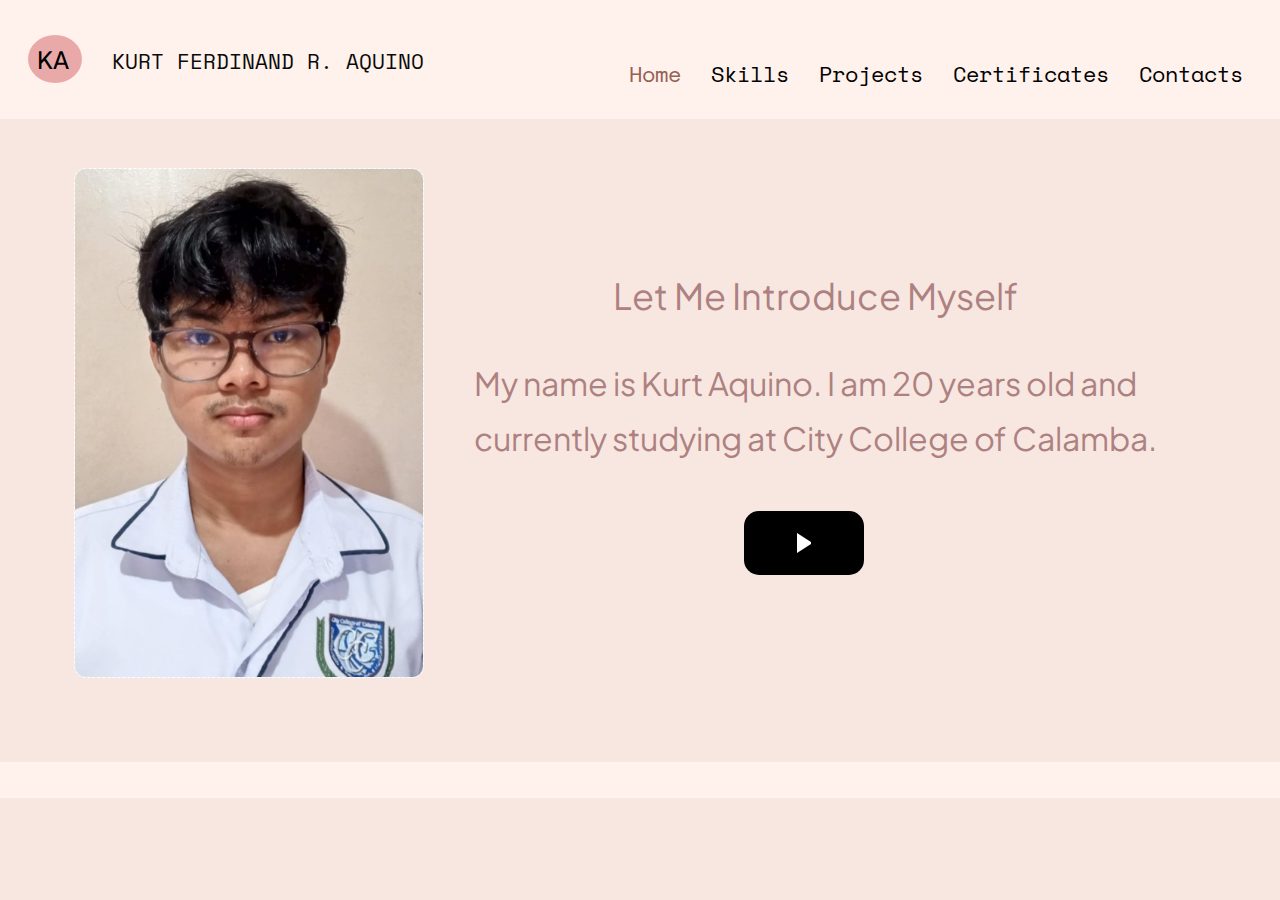
<file: index.html>
<!doctype html>
<html lang="en">
<head>
  <meta charset="utf-8" />
  <meta name="viewport" content="width=device-width,initial-scale=1" />
  <title>Portfolio — Home</title>

  <!-- Page identifier for nav active state -->
  <meta name="page-name" content="home">

  <!-- Google Fonts -->
  <link href="https://fonts.googleapis.com/css2?family=Space+Mono:ital,wght@0,400;0,700;1,400&family=Plus+Jakarta+Sans:wght@300;400;600;700;800&display=swap" rel="stylesheet">

  <!-- Styles -->
  <link rel="stylesheet" href="HOME.css">
</head>
<body>
  <!-- Header (color: #FFF1EB) -->
  <header class="site-header" role="banner">
    <div class="header-inner container">
      <div class="brand" aria-hidden="true">
        <!-- Brand text exactly like PDF (adjust text if your PDF shows different) -->
         <span class="brand-main2"> KA </span>
        <span class="brand-main">KURT FERDINAND R. AQUINO</span>
      </div>

      <nav class="nav" role="navigation" aria-label="Main">
        <ul>
          <li><a class="nav-btn" data-target="home" href="index.html">Home</a></li>
          <li><a class="nav-btn" data-target="skills" href="SKILLSPAGE.html">Skills</a></li>
          <li><a class="nav-btn" data-target="projects" href="PROJECTSPAGE.html">Projects</a></li>
          <li><a class="nav-btn" data-target="certificates" href="MAINCERTPAGE.html">Certificates</a></li>
          <li><a class="nav-btn" data-target="contacts" href="CONTACTSPAGE.html">Contacts</a></li>
        </ul>
      </nav>
    </div>
  </header>
  
 

  <!-- Main hero area (background: #F8E7E0) -->
   
  <main class="hero" role="main">
    <div class="container hero-grid">

        <aside class="hero-visual" aria-hidden="true">
        <img class="image-placeholder" src="pics/88a09403-2b72-42df-8981-72019d252089.jpg" alt="">

      <!-- Left: text column -->
      <section class="intro" aria-labelledby="hero-heading">
    
        <p class="short-intro1">Let Me Introduce Myself</p>
        <p class="short-intro2">My name is Kurt Aquino. I am 20 years old and </p>
        <p class="short-intro2">currently studying at City College of Calamba. </p>

        <!-- Play button only (no labels) — black circular button as in PDF -->
        <div class="play-wrap">  
          <button id="playBtn" class="play-btn" aria-label="Open video"></button>
        </div>
      </section>
      
       
        </div>
      </aside>
    </div>
  </main>

  <!-- Footer (color: #FFF1EB). Keep minimal to match PDF; remove if PDF has none. -->
  <footer class="site-footer" role="contentinfo">
    <div class="container footer-inner">
      <!-- Leave empty or add the exact footer content if present in PDF -->
    </div>
  </footer>

  <!-- Video modal overlay (hidden by default) -->
  <div id="videoModal" class="modal" aria-hidden="true" role="dialog" aria-label="Video">
    <div class="modal-backdrop" id="modalBackdrop"></div>
    <div class="modal-panel" role="document" aria-modal="true">
      <button class="modal-close" id="modalClose" aria-label="Close">&times;</button>

      <!-- Video element: leave src empty for you to add your own uploaded video -->
      <video id="introVideo" controls playsinline preload="metadata">
        <source src="vids/INTRO2.mp4" type="video/mp4" />
      </video>
    </div>
  </div>

  <!-- Scripts -->
  <script src="HOME.js" defer></script>
</body>
</html>
</file>
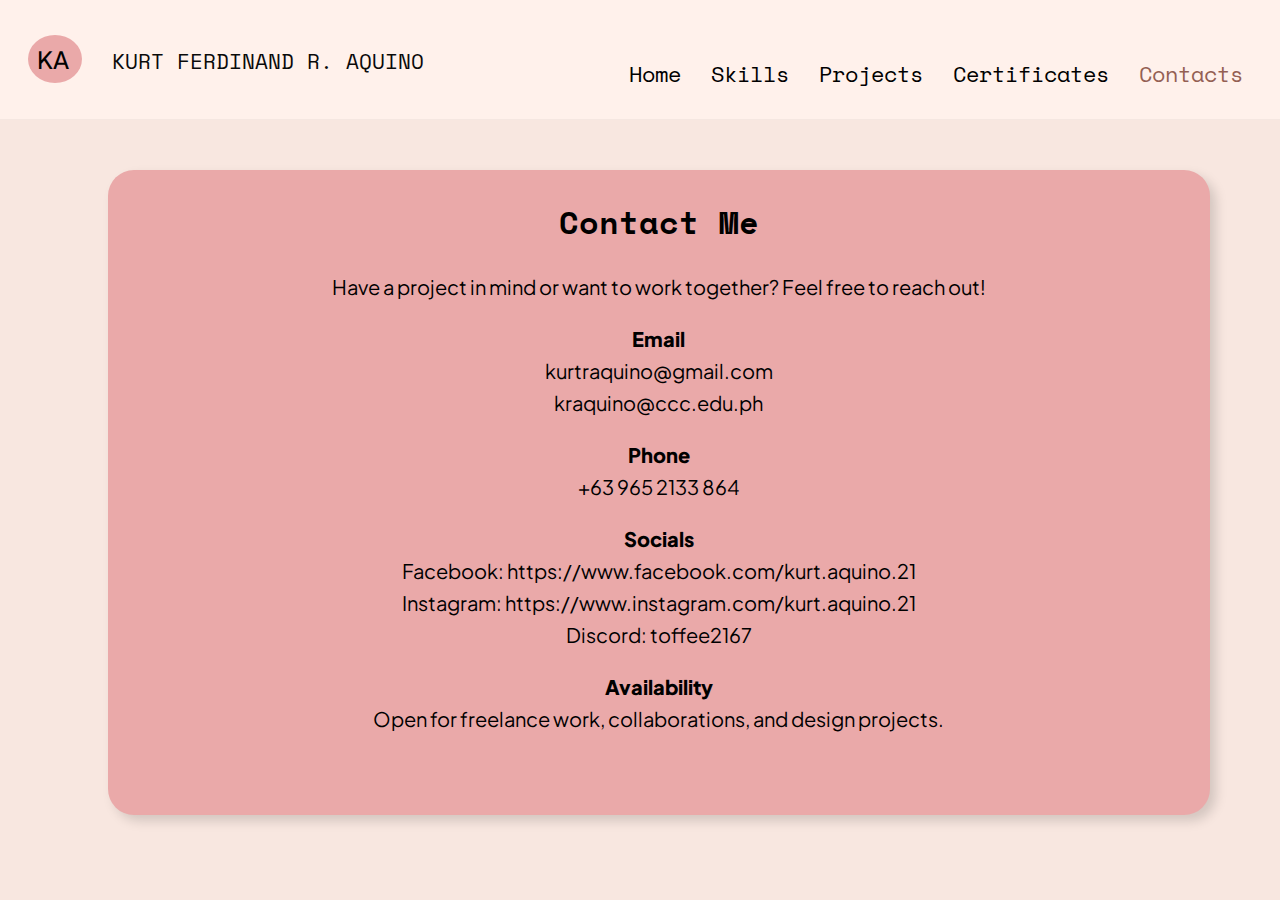
<file: CONTACTSPAGE.html>
<!doctype html>
<html lang="en">
<head>
  <meta charset="utf-8" />
  <meta name="viewport" content="width=device-width,initial-scale=1" />
  <title>Portfolio — Contacts</title>

  <!-- Page identifier for nav active state -->
  <meta name="page-name" content="contacts">

  <!-- Google Fonts -->
  <link href="https://fonts.googleapis.com/css2?family=Space+Mono:ital,wght@0,400;0,700;1,400&family=Plus+Jakarta+Sans:wght@300;400;600;700;800&display=swap" rel="stylesheet">

  <!-- Styles -->
  <link rel="stylesheet" href="HOME.css">
</head>
<body>
  <!-- Header -->
  <header class="site-header" role="banner">
    <div class="header-inner container">
      <div class="brand" aria-hidden="true">
         <span class="brand-main2"> KA </span>
        <span class="brand-main">KURT FERDINAND R. AQUINO</span>
      </div>

      <nav class="nav" role="navigation" aria-label="Main">
        <ul>
          <li><a class="nav-btn" data-target="home" href="/">Home</a></li>
          <li><a class="nav-btn" data-target="skills" href="SKILLSPAGE.html">Skills</a></li>
          <li><a class="nav-btn" data-target="projects" href="PROJECTSPAGE.html">Projects</a></li>
          <li><a class="nav-btn" data-target="certificates" href="MAINCERTPAGE.html">Certificates</a></li>
          <li><a class="nav-btn" data-target="contacts" href="CONTACTSPAGE.html">Contacts</a></li>
        </ul>
      </nav>
    </div>
  </header>

  <!-- Main content -->
  <main class="contacts-page container">
    <div class="contact-box">
      <h2>Contact Me</h2>
      <p>
        Have a project in mind or want to work together? Feel free to reach out!
      </p>
        <p style="margin-top:0px; margin-bottom:0px; font-weight:800;">Email</p>
        <p style="margin-top:0px; margin-bottom:0px;">kurtraquino@gmail.com</p>
        <p style="margin-top:0px; margin-bottom:20px;">kraquino@ccc.edu.ph</p>
        <p style="margin-top:0px; margin-bottom:0px; font-weight:800;">Phone</p>
        <p style="margin-top:0px; margin-bottom:20px;">+63 965 2133 864</p>
        <p style="margin-top:0px; margin-bottom:0px; font-weight:800;">Socials</p>
        <p style="margin-top:0px; margin-bottom:0px;">Facebook: https://www.facebook.com/kurt.aquino.21</p>
        <p style="margin-top:0px; margin-bottom:0px;">Instagram: https://www.instagram.com/kurt.aquino.21</p>
        <p style="margin-top:0px; margin-bottom:20px;">Discord: toffee2167</p>
        <p style="margin-top:0px; margin-bottom:0px; font-weight:800;">Availability</p>
        <p style="margin-top:0px; margin-bottom:50px;">Open for freelance work, collaborations, and design projects.</p>
    </div>
  </main>

  <script src="HOME.js" defer></script>
</body>
</html>
</file>
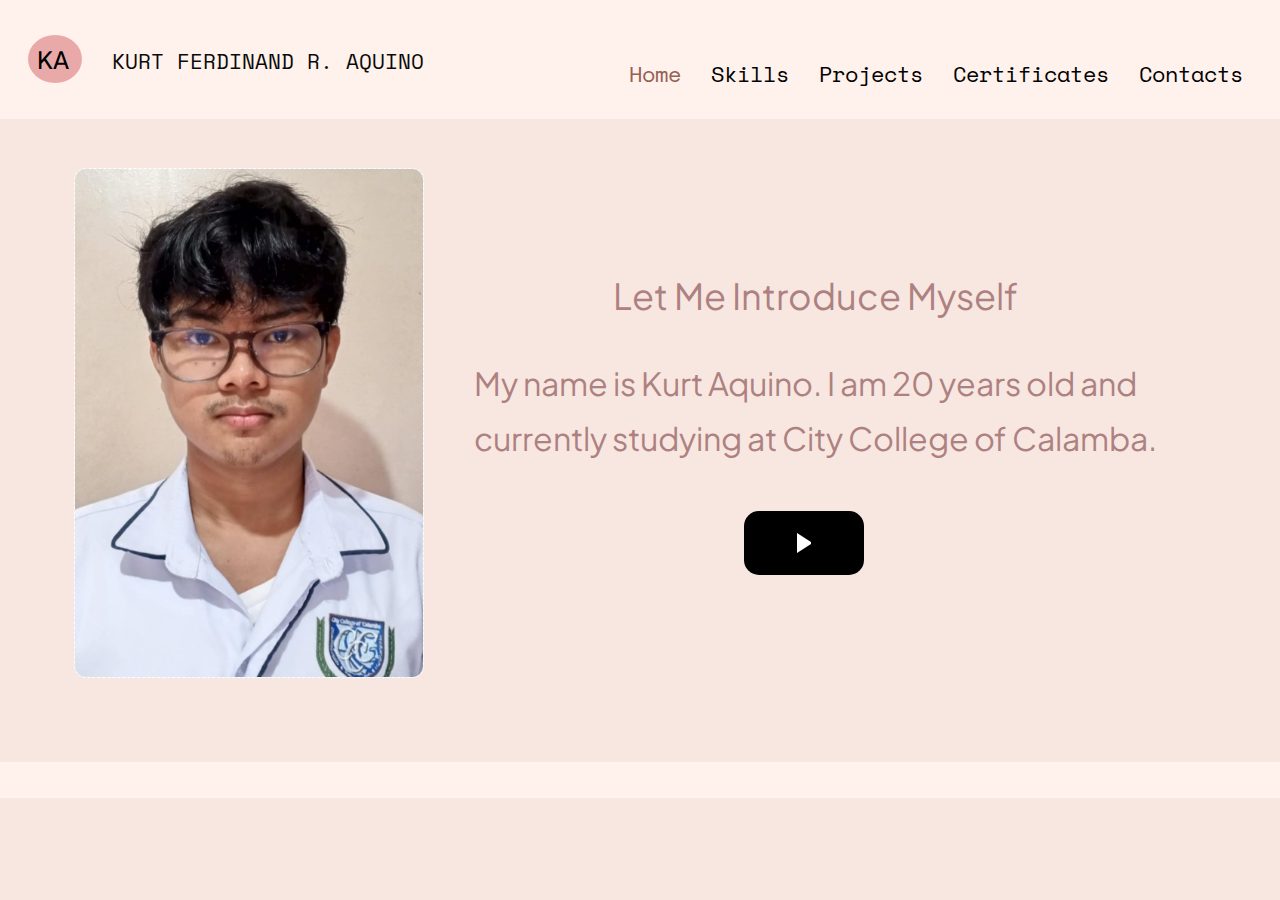
<file: HOMEPAGE.html>
<!doctype html>
<html lang="en">
<head>
  <meta charset="utf-8" />
  <meta name="viewport" content="width=device-width,initial-scale=1" />
  <title>Portfolio — Home</title>

  <!-- Page identifier for nav active state -->
  <meta name="page-name" content="home">

  <!-- Google Fonts -->
  <link href="https://fonts.googleapis.com/css2?family=Space+Mono:ital,wght@0,400;0,700;1,400&family=Plus+Jakarta+Sans:wght@300;400;600;700;800&display=swap" rel="stylesheet">

  <!-- Styles -->
  <link rel="stylesheet" href="HOME.css">
</head>
<body>
  <!-- Header (color: #FFF1EB) -->
  <header class="site-header" role="banner">
    <div class="header-inner container">
      <div class="brand" aria-hidden="true">
        <!-- Brand text exactly like PDF (adjust text if your PDF shows different) -->
         <span class="brand-main2"> KA </span>
        <span class="brand-main">KURT FERDINAND R. AQUINO</span>
      </div>

      <nav class="nav" role="navigation" aria-label="Main">
        <ul>
          <li><a class="nav-btn" data-target="home" href="HOMEPAGE.html">Home</a></li>
          <li><a class="nav-btn" data-target="skills" href="SKILLSPAGE.html">Skills</a></li>
          <li><a class="nav-btn" data-target="projects" href="PROJECTSPAGE.html">Projects</a></li>
          <li><a class="nav-btn" data-target="certificates" href="MAINCERTPAGE.html">Certificates</a></li>
          <li><a class="nav-btn" data-target="contacts" href="CONTACTSPAGE.html">Contacts</a></li>
        </ul>
      </nav>
    </div>
  </header>
  
 

  <!-- Main hero area (background: #F8E7E0) -->
   
  <main class="hero" role="main">
    <div class="container hero-grid">

        <aside class="hero-visual" aria-hidden="true">
        <img class="image-placeholder" src="pics\88a09403-2b72-42df-8981-72019d252089.jpg" alt="">

      <!-- Left: text column -->
      <section class="intro" aria-labelledby="hero-heading">
    
        <p class="short-intro1">Let Me Introduce Myself</p>
        <p class="short-intro2">My name is Kurt Aquino. I am 20 years old and </p>
        <p class="short-intro2">currently studying at City College of Calamba. </p>

        <!-- Play button only (no labels) — black circular button as in PDF -->
        <div class="play-wrap">  
          <button id="playBtn" class="play-btn" aria-label="Open video"></button>
        </div>
      </section>
      
       
        </div>
      </aside>
    </div>
  </main>

  <!-- Footer (color: #FFF1EB). Keep minimal to match PDF; remove if PDF has none. -->
  <footer class="site-footer" role="contentinfo">
    <div class="container footer-inner">
      <!-- Leave empty or add the exact footer content if present in PDF -->
    </div>
  </footer>

  <!-- Video modal overlay (hidden by default) -->
  <div id="videoModal" class="modal" aria-hidden="true" role="dialog" aria-label="Video">
    <div class="modal-backdrop" id="modalBackdrop"></div>
    <div class="modal-panel" role="document" aria-modal="true">
      <button class="modal-close" id="modalClose" aria-label="Close">&times;</button>

      <!-- Video element: leave src empty for you to add your own uploaded video -->
      <video id="introVideo" controls playsinline preload="metadata">
        <source src="pics\INTRO.mp4" type="video/mp4" />
      </video>
    </div>
  </div>

  <!-- Scripts -->
  <script src="HOME.js" defer></script>
</body>
</html>
</file>
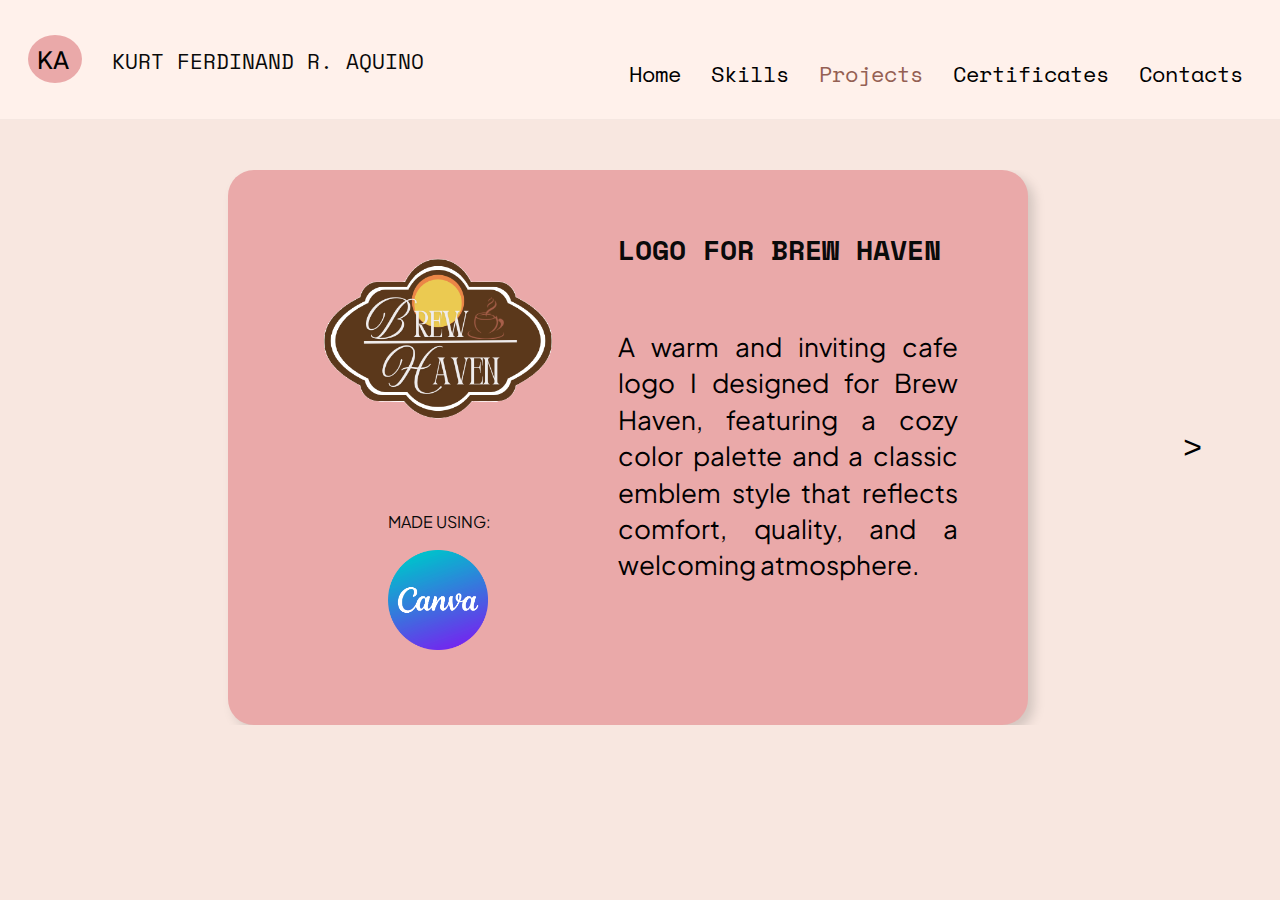
<file: PROJECTSPAGE.html>
<!doctype html>
<html lang="en">
<head>
  <meta charset="utf-8" />
  <meta name="viewport" content="width=device-width,initial-scale=1" />
  <title>Portfolio — Home</title>

  <!-- Page identifier for nav active state -->
  <meta name="page-name" content="projects">

  <!-- Google Fonts -->
  <link href="https://fonts.googleapis.com/css2?family=Space+Mono:ital,wght@0,400;0,700;1,400&family=Plus+Jakarta+Sans:wght@300;400;600;700;800&display=swap" rel="stylesheet">

  <!-- Styles -->
  <link rel="stylesheet" href="HOME.css">
</head>
<body>
  <!-- Header (color: #FFF1EB) -->
  <header class="site-header" role="banner">
    <div class="header-inner container">
      <div class="brand" aria-hidden="true">
        <!-- Brand text exactly like PDF (adjust text if your PDF shows different) -->
         <span class="brand-main2"> KA </span>
        <span class="brand-main">KURT FERDINAND R. AQUINO</span>
      </div>

      <nav class="nav" role="navigation" aria-label="Main">
        <ul>
          <li><a class="nav-btn" data-target="home" href="/">Home</a></li>
          <li><a class="nav-btn" data-target="skills" href="SKILLSPAGE.html">Skills</a></li>
          <li><a class="nav-btn" data-target="projects" href="PROJECTSPAGE.html">Projects</a></li>
          <li><a class="nav-btn" data-target="certificates" href="MAINCERTPAGE.html">Certificates</a></li>
          <li><a class="nav-btn" data-target="contacts" href="CONTACTSPAGE.html">Contacts</a></li>
        </ul>
      </nav>
    </div>
  </header>

<main class="projects-page container">
    <!-- Left arrow -->
    <button class="carousel-btn prev" aria-label="Previous Project">&lt;</button>
  <div class="projects-carousel">

    

    <!-- Project cards container -->
    <div class="carousel-track">

      <!-- Project 1 -->
      <div class="project-card">
        <div class="project-images">
        <li>
          <img src="pics\Adobe Express - file.png" alt="Project 1 Image 1">
          </li>
          <li>
            <p style="margin-left: 100px;">MADE USING:</p>
          <img src="pics/1656733637logo-canva-png.png" alt="Project 1 Image 2" style="width: 100px; margin-left: 100px; margin-bottom: 50px;">
          </li>
          
        </div>
        <div class="project-text">
          <h3>LOGO FOR BREW HAVEN</h3>
          <p class="project-desc">A warm and inviting cafe logo I designed for Brew Haven, featuring a cozy color palette and a classic emblem style that reflects comfort, quality, and a welcoming atmosphere.</p>
        </div>
      </div>

      <!-- Project 2 -->
      <div class="project-card">
        <div class="project-images">
          <li>
          <img src="pics\Banner Ad.png" alt="Project 1 Image 1">
          </li>
          <li>
            <p style="margin-left: 100px;">MADE USING:</p>
          <img src="pics/1656733637logo-canva-png.png" alt="Project 1 Image 2" style="width: 100px; margin-left: 100px; margin-bottom: 50px;">
          </li>
          
        </div>
        <div class="project-text">
          <h3 style="margin: 30px 50px 1px;">BANNER AD FOR </h3>
          <h3 style="margin: 1px 70px;">BREW HAVEN</h3>
          <p class="project-desc" style="margin: 40px 30px 40px 10px;">A promotional banner ad created for  the cafe to introduce their new Pumpkin Spice Latte. Designed with warm, seasonal visuals to highlight the product and attract customer interest</p>
        </div>
      </div>

      <!-- Project 3 -->
      <div class="project-card">
        <div class="project-images">
           <li>
          <img src="pics\coffee haven.png" alt="Project 1 Image 1">
          </li>
          <li>
            <p style="margin-left: 100px;">MADE USING:</p>
          <img src="pics/1656733637logo-canva-png.png" alt="Project 1 Image 2" style="width: 100px; margin-left: 100px; margin-bottom: 50px;">
          </li>
          
        </div>
        <div class="project-text">
          <h3 style="margin: 30px 0px 1px;">SOCIAL MEDIA POST FOR </h3>
          <h3 style="margin: 1px 80px;">BREW HAVEN</h3>
          <p class="project-desc">A warm and inviting social media graphic created to highlight the cafe’s new Pumpkin Spice Latte. The design uses seasonal colors and clean layout to appeal to online viewers.</p>
        </div>
      </div>

      <!-- Project 4 -->
      <div class="project-card">
        <div class="project-images">
           <li>
          <img src="pics\Landing Page.png" alt="Project 1 Image 1" style="margin: 50px 0 70px 0;">
          </li>
          <li>
            <p style="margin-left: 100px;">MADE USING:</p>
          <img src="pics/1656733637logo-canva-png.png" alt="Project 1 Image 2" style="width: 100px; margin-left: 100px; margin-bottom: 50px;">
          </li>
          
        </div>
        <div class="project-text">
            <h3 style="margin: 30px 0px 1px 30px;">LANDING PAGE FOR </h3>
          <h3 style="margin: 1px 80px;">BREW HAVEN</h3>
          <p class="project-desc">A landing page designed for the cafe to feature their new Pumpkin Spice Latte. The layout focuses on warm visuals, clear sections, and an inviting presentation to guide customers toward the product.</p>
        </div>
      </div>

       <!-- Project 5-->
      <div class="project-card">
        <div class="project-images">
           <li>
          <img src="pics/Newsletter Header.png" alt="Project 1 Image 1" style="margin: 70px 50px 90px 0; width: 100%; height: 110px;">
          </li>
          <li>
            <p style="margin-left: 100px;">MADE USING:</p>
          <img src="pics/1656733637logo-canva-png.png" alt="Project 1 Image 2" style="width: 100px; margin-left: 100px; margin-bottom: 50px;">
          </li>
          
        </div>
        <div class="project-text">
          <h3 style="margin: 30px 0px 1px 0px;">NEWS LETTER HEADER FOR </h3>
          <h3 style="margin: 1px 80px;">BREW HAVEN</h3>
          <p class="project-desc">A newsletter header designed for the café to introduce their new Pumpkin Spice Latte, using warm, seasonal visuals to set the tone for the announcement</p>
        </div>
      </div>


    
  </div>
  <!-- Right arrow -->
    <button class="carousel-btn next" aria-label="Next Project">&gt;</button>
</main>

    <script src="HOME.js" defer></script>
    <script>
// --- Carousel JS START ---
document.addEventListener('DOMContentLoaded', function () {
  const track = document.querySelector('.carousel-track');
  const projects = Array.from(track.children); // array of 5 cards
  const nextButton = document.querySelector('.carousel-btn.next');
  const prevButton = document.querySelector('.carousel-btn.prev');
  let currentIndex = 0;

  // FIXED CARD WIDTH (in pixels) + margin between cards
  const cardWidth = 800; // width of each project card
  const cardMargin = 300; // margin-right between cards
  const totalCardWidth = cardWidth + cardMargin;

  function updateCarousel() {
    // Move track by fixed width * current index
    const offset = -currentIndex * totalCardWidth;
    track.style.transform = `translateX(${offset}px)`;

    // Show/hide arrows
    prevButton.style.display = currentIndex === 0 ? 'none' : 'flex';
    nextButton.style.display = currentIndex === projects.length - 1 ? 'none' : 'flex';
  }

  // Event listeners
  nextButton.addEventListener('click', () => {
    if (currentIndex < projects.length - 1) {
      currentIndex++;
      updateCarousel();
    }
  });

  prevButton.addEventListener('click', () => {
    if (currentIndex > 0) {
      currentIndex--;
      updateCarousel();
    }
  });

  // Initialize carousel
  updateCarousel();
});
</script>
  </body>
   </html>
</file>
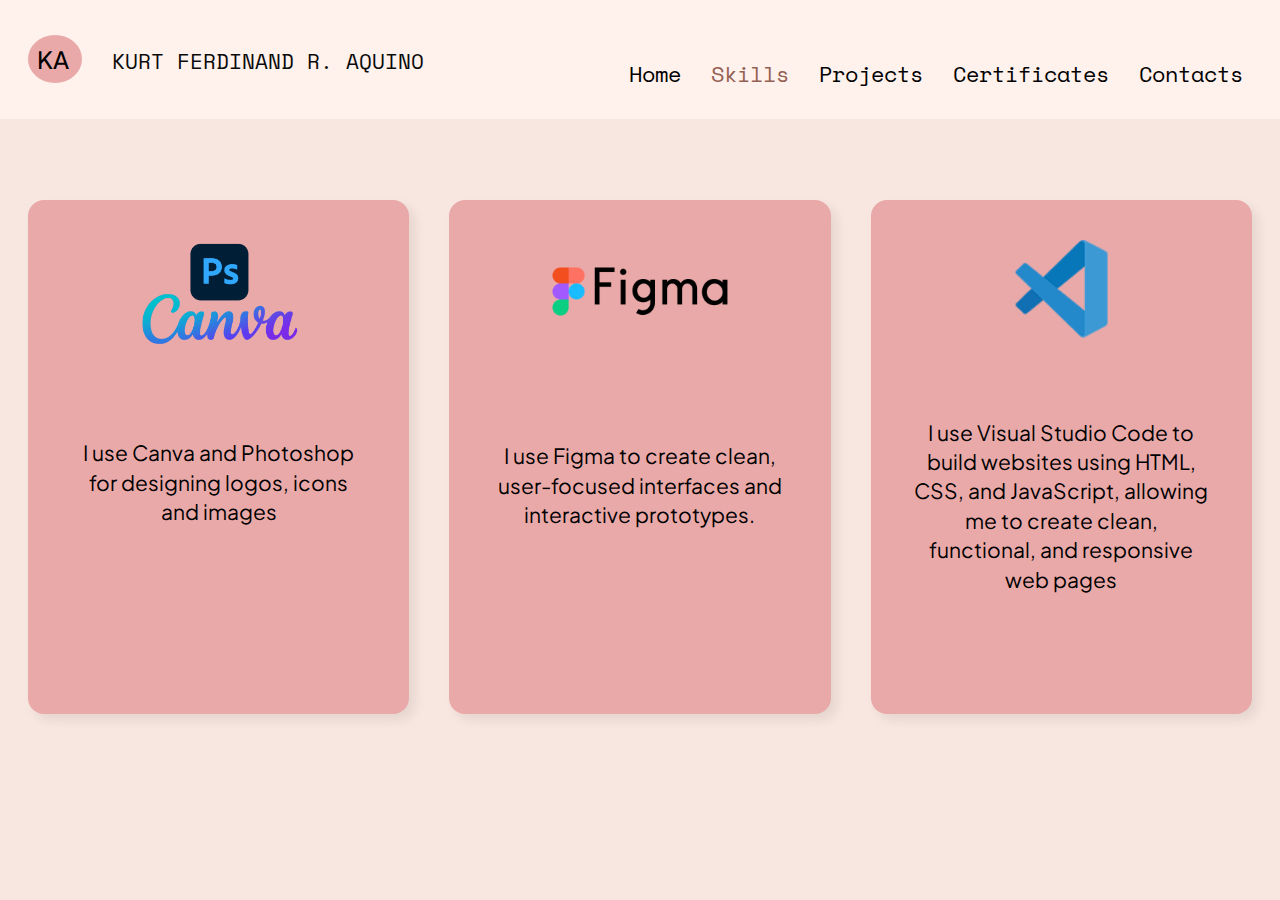
<file: SKILLSPAGE.html>
<!doctype html>
<html lang="en">
<head>
  <meta charset="utf-8" />
  <meta name="viewport" content="width=device-width,initial-scale=1" />
  <title>Portfolio — Home</title>

  <!-- Page identifier for nav active state -->
  <meta name="page-name" content="skills">

  <!-- Google Fonts -->
  <link href="https://fonts.googleapis.com/css2?family=Space+Mono:ital,wght@0,400;0,700;1,400&family=Plus+Jakarta+Sans:wght@300;400;600;700;800&display=swap" rel="stylesheet">

  <!-- Styles -->
  <link rel="stylesheet" href="HOME.css">
</head>
<body>
  <!-- Header (color: #FFF1EB) -->
  <header class="site-header" role="banner">
    <div class="header-inner container">
      <div class="brand" aria-hidden="true">
        <!-- Brand text exactly like PDF (adjust text if your PDF shows different) -->
         <span class="brand-main2"> KA </span>
        <span class="brand-main">KURT FERDINAND R. AQUINO</span>
      </div>

      <nav class="nav" role="navigation" aria-label="Main">
        <ul>
          <li><a class="nav-btn" data-target="home" href="index.html">Home</a></li>
          <li><a class="nav-btn" data-target="skills" href="SKILLSPAGE.html">Skills</a></li>
          <li><a class="nav-btn" data-target="projects" href="PROJECTSPAGE.html">Projects</a></li>
          <li><a class="nav-btn" data-target="certificates" href="MAINCERTPAGE.html">Certificates</a></li>
          <li><a class="nav-btn" data-target="contacts" href="CONTACTSPAGE.html">Contacts</a></li>
        </ul>
      </nav>
    </div>
  </header>

  <main class="skills-page container">

  <div class="skills-grid">
    
    <!-- Skill Box 1 -->
    <div class="skill-card">
      <img src="pics\CANVA-PS.png" alt="Skill 1">
      <br>
      <br>
      <p>I use Canva and Photoshop for designing logos, icons and images</p>
    </div>

    <!-- Skill Box 2 -->
    <div class="skill-card">
      <img src="pics\Figma-Logo.png" alt="Skill 2">
      <br>
      <br>
      <br>
      <p>I use Figma to create clean, user-focused interfaces and interactive prototypes.</p>
    </div>

    <!-- Skill Box 3 -->
    <div class="skill-card">
      <img src="pics\png-clipart-visual-studio-code-logo-thumbnail-tech-companies-thumbnail.png" alt="Skill 3" style="width: 100px; height: 100px;">
      <br>
      <br>
      <p>I use Visual Studio Code to build websites using HTML, CSS, and JavaScript, allowing me to create clean, functional, and responsive web pages</p>
    </div>

  </div>
</main>


    <script src="HOME.js" defer></script>
  </body>
   </html>
</file>
<file: HOME.css>
/* Root colors and base */
:root{
  --bg: #F8E7E0;       /* page background per your instruction */
  --header-footer: #FFF1EB; /* header & footer */
  --text: #0a0a0a;
  --muted: #6b6b6b;
  --accent: #111111;   /* active nav / accent (matches black play button) */
  --max-width: 1224px; /* base width from extracted image */
}

/* Reset & base */
*{box-sizing:border-box}
html,body{height:100%}
body{
  margin:0;
  font-family: "Plus Jakarta Sans", system-ui, -apple-system, "Segoe UI", Roboto, "Helvetica Neue", Arial;
  background: var(--bg);
  color: var(--text);
  -webkit-font-smoothing:antialiased;
  -moz-osx-font-smoothing:grayscale;
  line-height:1.4;
}

/* Container */
.container{
  width: calc(100% - 2rem);
  max-width: var(--max-width);
  margin: 0 auto;
}

/* Header */
.site-header{
  background: var(--header-footer);
  border-bottom: 1px solid rgba(0,0,0,0.04);
  position: sticky;
  top: 0;
  z-index: 30;
}
.header-inner{
  display:flex;
  align-items:center;
  justify-content:space-between;
  padding: 20px 0;
}

/* Brand text uses Space Mono */
.brand-main2{
  font-weight:500;
  font-size:24px;
  color:black;
  margin-right: 30px;
  background-color: #EAA9A9;
  border-radius: 50%;
  width: 260px;
  height: 100%;
  padding: 9px;
}
.brand-main{
  font-family: "Space Mono", monospace;
  font-weight:500;
  font-size:21px;
  color:var(--text);
}

/* Nav as button-like items (match PDF: minimal, pill-like) */
.nav ul{
  display:flex;
  gap:12px;
  list-style:none;
  margin:0;
  padding:0;
  align-items:center;
}
.nav-btn{
  display:inline-flex;
  align-items:center;
  justify-content:center;
  margin-top: 30px;
  padding:8px 8px;
  text-decoration:none;
  font-weight:500;
  font-size:22px;
  color:black;
  background: transparent;
  border: 1px solid transparent;
  transition: background-color 150ms ease, color 150ms ease;
  font-family: "Space Mono", monospace;
}
.nav-btn:hover{
  cursor:pointer;
  opacity:0.95;
}
.nav-btn.active{
  color: #946053;
  background-color: transparent;
  border-color: transparent;
}

/* Hero layout — responsive grid (left text, right image) */
.hero{
    margin-right: 50px;
    padding: 48px 0;
}
.hero-grid{
  display:grid;
  gap: 150px;
  align-items:center;
}

/* Intro column (typography tuned to match PDF visuals) */
.headline{
  font-family: "Space Mono", monospace;
  font-size: clamp(28px, 4vw, 44px);
  margin: 0px 0 6px 0;
  letter-spacing: -0.5px;
}
.name{
  color: var(--text);
}
.short-intro1{
  margin:0 0px 40px 50px;
  max-width: 60ch;
  color:#AD8181;
  font-size:36px;
  text-align: center;
  font-family: "Plus Jakarta Sans", sans-serif;
}
.short-intro2{
  margin:0 0px 10px 50px;
  max-width: 60ch;
  color:#AD8181;
  font-size:32px;
  font-family: "Plus Jakarta Sans", sans-serif;
}

/* Play button container (only button, no text) */
.play-wrap{
  display:flex;
  align-items:center;
  gap:12px;
  margin-top: 50px;
  margin-left:320px;
  
}
.play-btn{
  width:120px;
  height:64px;
  border-radius:15px;
  background: black;
  border: none;
  display:inline-grid;
  place-items:center;
  cursor:pointer;
}
.play-btn::before{
  /* white triangle centered like a play icon */
  content: "";
  display:block;
  width:5px;
  height:2px;
  border-left: 14px solid #fff;
  border-top: 9.5px solid transparent;
  border-bottom: 9.5px solid transparent;
  transform: translateX(3px);
}

/* Image placeholder — intentionally empty (dashed border to indicate area) */
.hero-visual{
  display:flex;
  align-items:center;
  justify-content:center;
}
.image-placeholder{
  width:100%;
  max-width:350px;
  height:100%;
  border-radius:12px;
  background: linear-gradient(180deg, #fff, #fff);
  border: 1px dashed rgba(0,0,0,0.06); /* subtle placeholder border to match PDF's emptiness */
}

/* Footer */
.site-footer{
  background: var(--header-footer);
  padding: 18px 0;
  margin-top: 36px;
}

/* Modal styling (small centred panel) */
.modal{
  position:fixed;
  inset:0;
  display:none;
  align-items:center;
  justify-content:center;
  z-index:60;
}
.modal.open{ display:flex; }
.modal-backdrop{
  position:fixed;
  inset:0;
  background: rgba(0,0,0,0.55);
}
.modal-panel{
  position:relative;
  z-index:80;
  width: min(760px, 92%);
  border-radius:10px;
  padding: 12px;
  background: #000; /* dark panel for video */
  display:flex;
  align-items:center;
  justify-content:center;
  max-width: 1400px;
  width: 100%;
  height: auto;

}
.modal-panel video{
  width:100%;
  height:auto;
  border-radius:8px;
  background:#000;
}
.modal-close{
  position:absolute;
  right:0px;
  top:6px;
  font-size:24px;
  color: rgb(0, 0, 0);
  cursor:pointer;
}

/* Responsive adjustments */
@media (max-width:980px){
  .hero-grid{
    grid-template-columns: 1fr;
    gap: 20px;
  }
  .image-placeholder{
    width:100%;
    height:320px;
  }
  .header-inner{ padding:14px 0; }
  .brand-main{ font-size:16px; }
  .nav ul{ gap:8px; }
  .nav-btn{ padding:6px 10px; font-size:13px; }
  .play-btn{ width:56px; height:56px; }
}

/* Skills Page */

.skills-grid {
  display: grid;
  grid-template-columns: repeat(3, 1fr);
  gap: 40px;
  margin-bottom: 60px;
  margin-top: 80px;
}

/* Skill Card */
.skill-card {
  background: #EAA9A9;
  border-radius: 16px;
  padding: 20px;
  text-align: center;
  box-shadow: 6px 6px 12px rgba(0, 0, 0, .08);
  transition: transform 0.25s ease, box-shadow 0.25s ease;
}

.skill-card:hover {
  transform: translateY(-6px);
  box-shadow: 0 8px 20px rgba(0,0,0,0.12);
}

/* Skill Image */
.skill-card img {
  width: 100%;
  max-width: 180px;
  margin: 0 auto 0;
  border-radius: 12px;
  margin-bottom: 50px;
  margin-top: 20px;
}
/* Text Below Image */

.skill-card p {
  font-size: 21px;
  color: black;
  max-width: 300px;
  margin: 0 auto;
  font-family: "Plus Jakarta Sans", sans-serif;
  margin-bottom: 100px;
}

/* Responsive */
@media (max-width: 900px) {
  .skills-grid {
    grid-template-columns: 1fr;
  }
}

/* Projects */
.projects-carousel {
  position: relative;
  display: flex;
  align-items: center;
  overflow: hidden;
  margin: 50px 0px;
  width: 100%;
  height: auto;
}

/* Track that slides horizontally */
.carousel-track {
  display: flex;
  transition: transform 0.4s ease;
}

/* Each project card */
.project-card {         
  max-width: 800px;   
  display: flex;
  background: #EAA9A9;
  border-radius: 26px;
  padding: 20px;
  box-shadow: 6px 6px 12px rgba(0,0,0,0.15);
  gap: 30px;
  flex-shrink: 0;
  margin-left: 200px;
  margin-right: 100px;
}
.project-card li {
  margin-left:40px; 
  list-style-type:none;
}

.project-card img{
  border-radius: 12px;
  width: 300px;
  height: auto;
  object-fit: cover;
}
.project-desc {
  font-size: 20px;
  color: black;
  max-width: 400px;
  margin-right: 50px;
  margin-top: 60px;
  font-family: "Plus Jakarta Sans", sans-serif;
  font-size: 26px;
  text-align: justify;
}
.project-card h3 {
  font-size: 28px;
  margin-right: 10px;
  margin-top: 40px;
  margin-bottom: 7px;
  font-family: "Space Mono", monospace;
}

/* Carousel buttons */
/* Minimal carousel buttons */
.carousel-btn {
  position: absolute;
  top: 50%;
  transform: translateY(-50%);
  background: none;   /* no background */
  border: none;       /* no border */
  font-size: 32px;    /* arrow size */
  color: #000;        /* arrow color */
  cursor: pointer;
  z-index: 20;
  padding: 50px;         /* remove padding */
  display: flex;
  align-items: center;
  justify-content: center;
  line-height: 1;
}

.carousel-btn:hover {
  opacity: 0.7;       /* optional hover effect */
}

.carousel-btn.prev {
  left: 0;
}

.carousel-btn.next {
  right: 0;
}

/* Responsive: stack images/text on small screens */
@media (max-width: 900px) {
  .project-card {
    flex-direction: column;
    align-items: center;
  }

  .project-images {
    flex-direction: row;
    gap: 12px;
    margin-bottom: 20px;
  }

  .project-images img {
    width: 120px;
    height: 100px;
  }
}
/* Certificates Page */
.certificates-grid {
  display: grid;
  grid-template-columns: repeat(4, 250px); /* 4 columns */
  grid-template-rows: repeat(2, auto);    /* 2 rows */
  gap: 40px 20px;                         /* vertical and horizontal gaps */
  justify-content: center;
  margin-top: 40px;
}

.certificate-item {
  display: flex;
  flex-direction: column;
  align-items: center; /* center card + button */
  gap: 12px;           /* spacing between card and button */
  
}

.certificate-card {
  background: #EAA9A9;
  border-radius: 20px;
  padding: 16px;
  text-align: center;
  box-shadow: 4px 4px 12px rgba(0,0,0,0.15);
  display: flex;
  flex-direction: column;
  align-items: center;
  justify-content: center;
  width: 250px;
  height: 300px;

}

.certificate-card img {
  width: 100%;
  max-width: 300px;
  height:auto;
  border-radius: 12px;
  object-fit: cover;
  margin-bottom: 12px;
}

.certificate-card p {
  font-family: "Plus Jakarta Sans", sans-serif;
  font-size: 16px;
  text-align: center;
  margin: 0;
}

.view-btn {
  text-decoration: none;
  padding: 6px 16px;
  border-radius: 12px;
  background-color: #946053;
  color: #fff;
  font-weight: 600;
  font-family: "Plus Jakarta Sans", sans-serif;
  transition: opacity 0.2s ease;
}

.view-btn:hover {
  opacity: 0.8;
}

/* Responsive: 2x4 grid on medium screens, 1x8 on small screens */
@media (max-width: 1100px) {
  .certificates-grid {
    grid-template-columns: repeat(2, 250px);
    grid-template-rows: repeat(4, auto);
  }
}

@media (max-width: 600px) {
  .certificates-grid {
    grid-template-columns: 1fr;
    grid-template-rows: repeat(8, auto);
  }
}
    /* Certificates Grid */
    .certificates-page h2 {
      margin-bottom: 30px;
    }
    .certificates-grid {
      display: grid;
      grid-template-columns: repeat(4, 1fr);
      gap: 20px;
    }
    .certificate-item {
      text-align: center;
    }
    .certificate-card {
      background: #EAA9A9;
      border-radius: 12px;
      padding: 15px;
      box-shadow: 4px 4px 10px rgba(0,0,0,0.1);
      display: flex;
      flex-direction: column;
      align-items: center;
    }
    .certificate-card img {
      width: 150px;
      height: auto;
      border-radius: 6px;
      margin-bottom: 10px;
    }
    .view-btn {
      margin-top: 8px;
      padding: 6px 12px;
      background: #946053;
      color: white;
      border: none;
      border-radius: 6px;
      cursor: pointer;
      font-family: "Plus Jakarta Sans", sans-serif;
    }

    /* Modal (popup) */
    .modal {
      display: none; /* hidden by default */
      position: absolute;
      top: 50px; /* leave header visible */
      left: 0;
      right: 0;
      width: 100%;
      max-width: 1500px;
      height: 900px;
      margin: 0 auto;
      background: white;
      padding: 20px;
      border-radius: 12px;
      box-shadow: 0 6px 20px rgba(0,0,0,0.3);
      z-index: 50;
    }
    .modal.open {
      display: block;
    }
    .modal-texts {
     background: #EAA9A9;
      border-radius: 12px;
      padding: 15px;
      box-shadow: 4px 4px 10px rgba(0,0,0,0.1);
      display: flex;
      flex-direction: column;
      align-items: center;
    }
    .modal-content img {
      width: 100%;
      max-width: 700px;
      height: auto;
      margin-bottom: 20px;
      border-radius: 8px;
      margin-left: 350px;
      margin-top: 50px;
    }
    .modal-content h3 {
      margin-top: 0;
      font-family: "Space Mono", monospace;
      font-size: 22px;
    }
    .modal-content p {
      font-family: "Plus Jakarta Sans", sans-serif;
      font-size: 22px;
      text-align: justify;
      margin-top: 0px;
    }
    .modal-back-btn {
      margin-top: 20px;
      padding: 10px 17px;
      background: #946053;
      color: white;
      border: none;
      font-size: 16px;
      border-radius: 6px;
      cursor: pointer;
      font-family: "Plus Jakarta Sans", sans-serif;
      margin-left: 650px;
    }

    /* Responsive */
    @media (max-width: 900px) {
      .certificates-grid {
        grid-template-columns: repeat(2, 1fr);
      }
    }
    /*Contacts page*/
.contact-box {
  width: 90%;
  background: #EAA9A9;
  padding: 30px;
  border-radius: 26px;
  box-shadow: 6px 6px 12px rgba(0,0,0,0.15);
  font-family: "Plus Jakarta Sans", sans-serif;
  color: #000;
  text-align: center;  /* <-- Center all text inside */
  margin-left: 80px;
  margin-top: 50px;
}

.contact-box h2 {
  margin-top: 0;
  font-family: "Space Mono", monospace;
  font-size: 32px;
}

.contact-box p {
  font-size: 20px;
  line-height: 1.6;
  /* text-align: center; */ /* optional, already inherited from parent */
}
</file>
